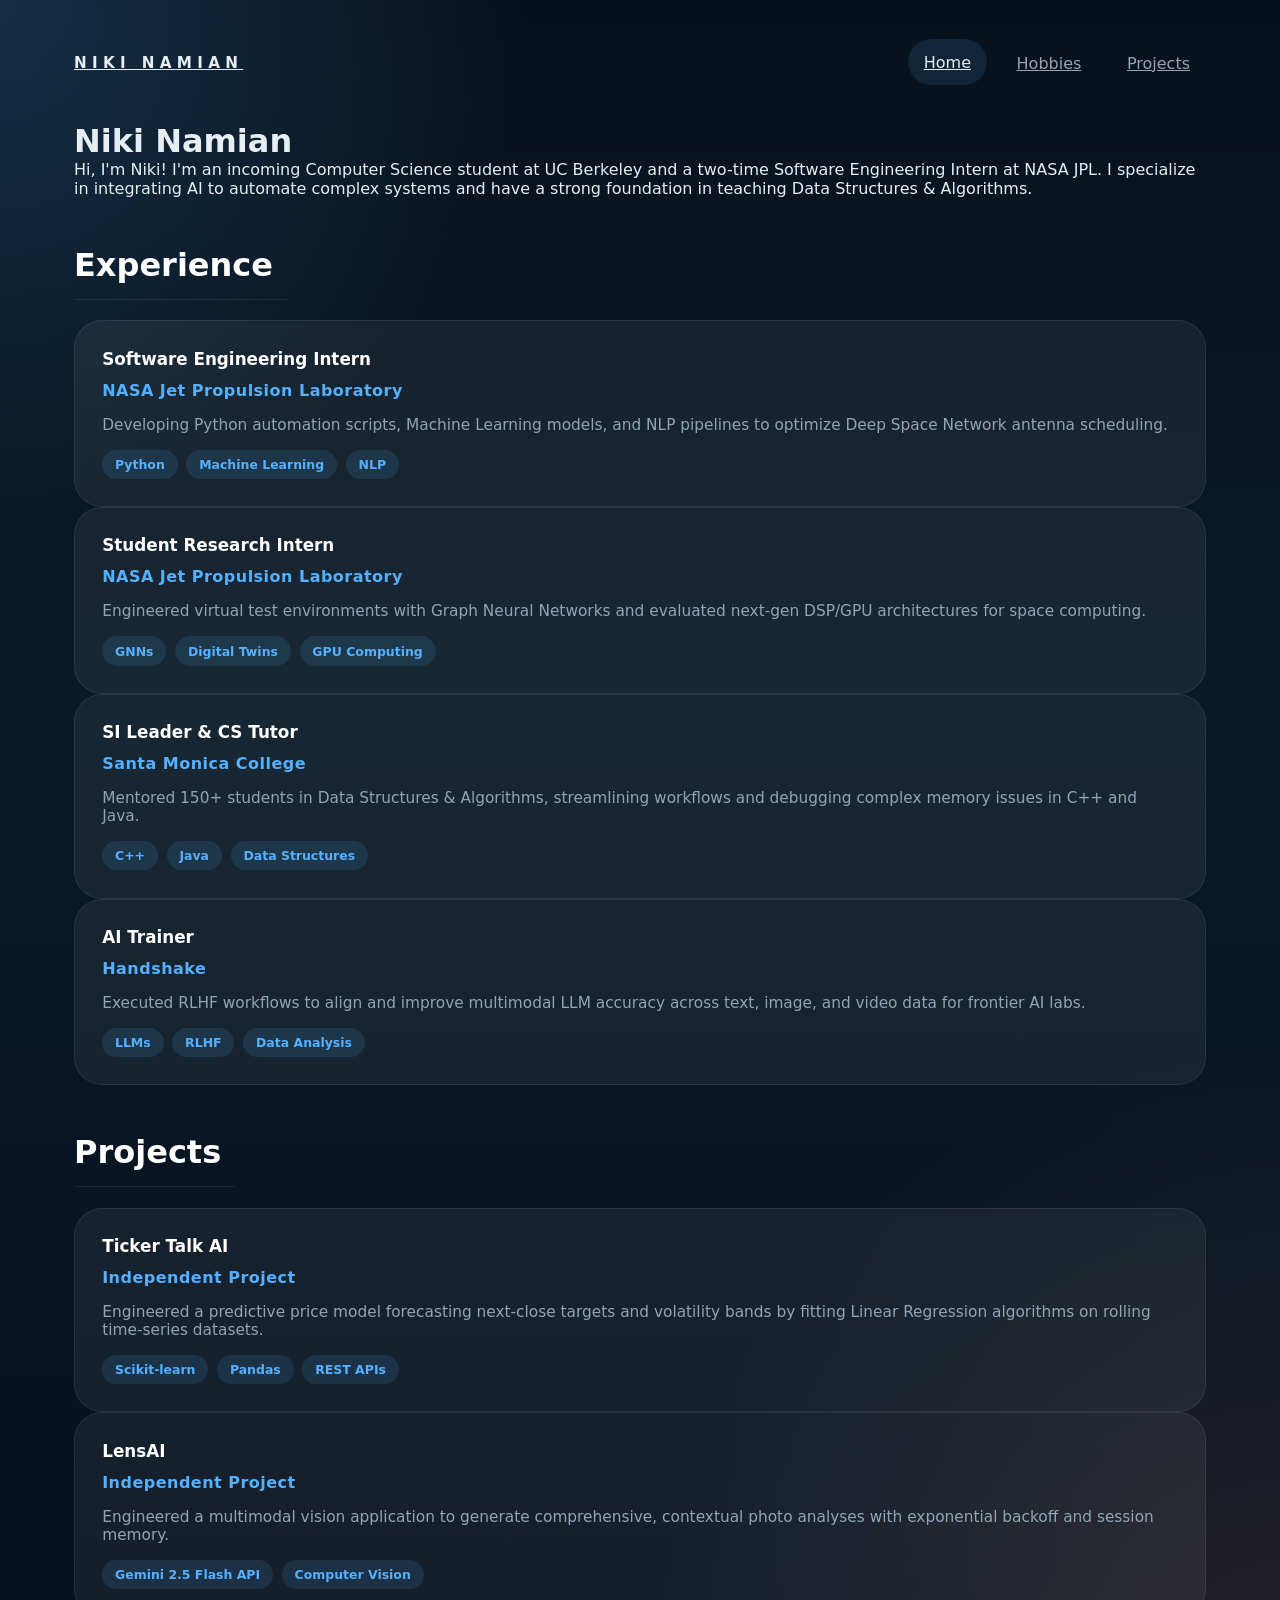
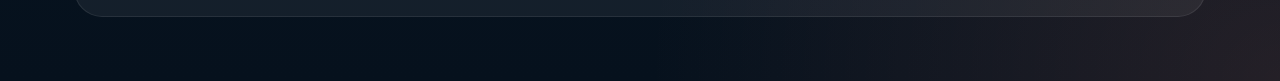
<file: index.html>
<!DOCTYPE html>
<html lang="en">
<head>
    <meta charset="UTF-8">
    <meta name="viewport" content="width=device-width, initial-scale=1.0">
    <title>Niki Namian | Software Engineer</title>
    <link rel="stylesheet" href="style.css">
</head>
<body class="page-shell page-type-home">
    <nav>
        <a class="brand" href="index.html">Niki Namian</a>
        <div class="nav-links">
            <a class="nav-link active" href="index.html">Home</a>
            <a class="nav-link" href="hobbies.html">Hobbies</a>
            <a class="nav-link" href="#projects">Projects</a>
        </div>
    </nav>

    <header>
        <h1>Niki Namian</h1>
        <p class="hero-text">
            Hi, I'm Niki! I'm an incoming Computer Science student at UC Berkeley and a two-time Software Engineering Intern at NASA JPL. I specialize in integrating AI to automate complex systems and have a strong foundation in teaching Data Structures & Algorithms.
        </p>
    </header>

    <main>
        <!-- Experience Section -->
        <h2 class="section-title">Experience</h2>
        <div class="grid-container">
            
            <div class="card">
                <h3>Software Engineering Intern</h3>
                <span class="company">NASA Jet Propulsion Laboratory</span>
                <p>Developing Python automation scripts, Machine Learning models, and NLP pipelines to optimize Deep Space Network antenna scheduling.</p>
                <div class="tags">
                    <span class="tag">Python</span>
                    <span class="tag">Machine Learning</span>
                    <span class="tag">NLP</span>
                </div>
            </div>

            <div class="card">
                <h3>Student Research Intern</h3>
                <span class="company">NASA Jet Propulsion Laboratory</span>
                <p>Engineered virtual test environments with Graph Neural Networks and evaluated next-gen DSP/GPU architectures for space computing.</p>
                <div class="tags">
                    <span class="tag">GNNs</span>
                    <span class="tag">Digital Twins</span>
                    <span class="tag">GPU Computing</span>
                </div>
            </div>

            <div class="card">
                <h3>SI Leader & CS Tutor</h3>
                <span class="company">Santa Monica College</span>
                <p>Mentored 150+ students in Data Structures & Algorithms, streamlining workflows and debugging complex memory issues in C++ and Java.</p>
                <div class="tags">
                    <span class="tag">C++</span>
                    <span class="tag">Java</span>
                    <span class="tag">Data Structures</span>
                </div>
            </div>

            <div class="card">
                <h3>AI Trainer</h3>
                <span class="company">Handshake</span>
                <p>Executed RLHF workflows to align and improve multimodal LLM accuracy across text, image, and video data for frontier AI labs.</p>
                <div class="tags">
                    <span class="tag">LLMs</span>
                    <span class="tag">RLHF</span>
                    <span class="tag">Data Analysis</span>
                </div>
            </div>
        </div>

        <!-- Projects Section -->
        <h2 class="section-title">Projects</h2>
        <div class="grid-container">
            
            <div class="card">
                <h3>Ticker Talk AI</h3>
                <span class="company">Independent Project</span>
                <p>Engineered a predictive price model forecasting next-close targets and volatility bands by fitting Linear Regression algorithms on rolling time-series datasets.</p>
                <div class="tags">
                    <span class="tag">Scikit-learn</span>
                    <span class="tag">Pandas</span>
                    <span class="tag">REST APIs</span>
                </div>
            </div>

            <div class="card">
                <h3>LensAI</h3>
                <span class="company">Independent Project</span>
                <p>Engineered a multimodal vision application to generate comprehensive, contextual photo analyses with exponential backoff and session memory.</p>
                <div class="tags">
                    <span class="tag">Gemini 2.5 Flash API</span>
                    <span class="tag">Computer Vision</span>
                </div>
            </div>

        </div>
    </main>

</body>
</html>
</file>
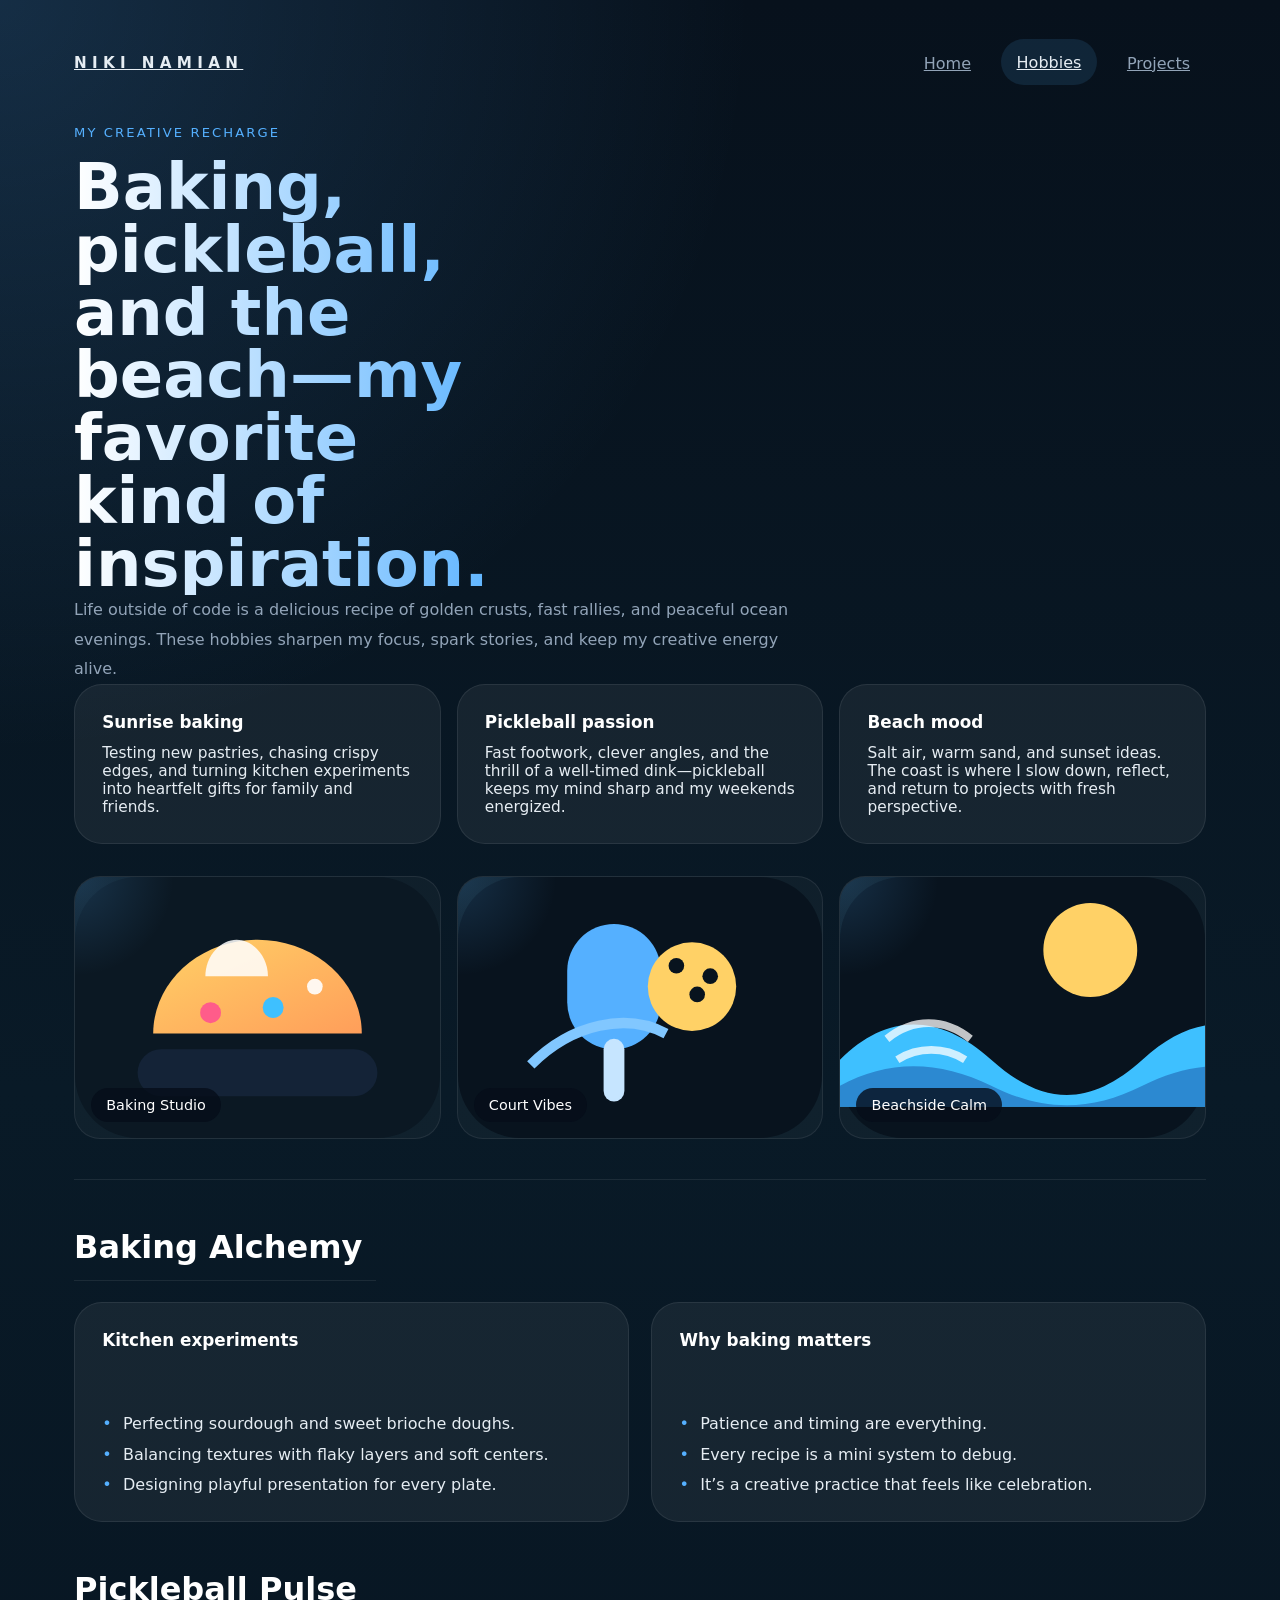
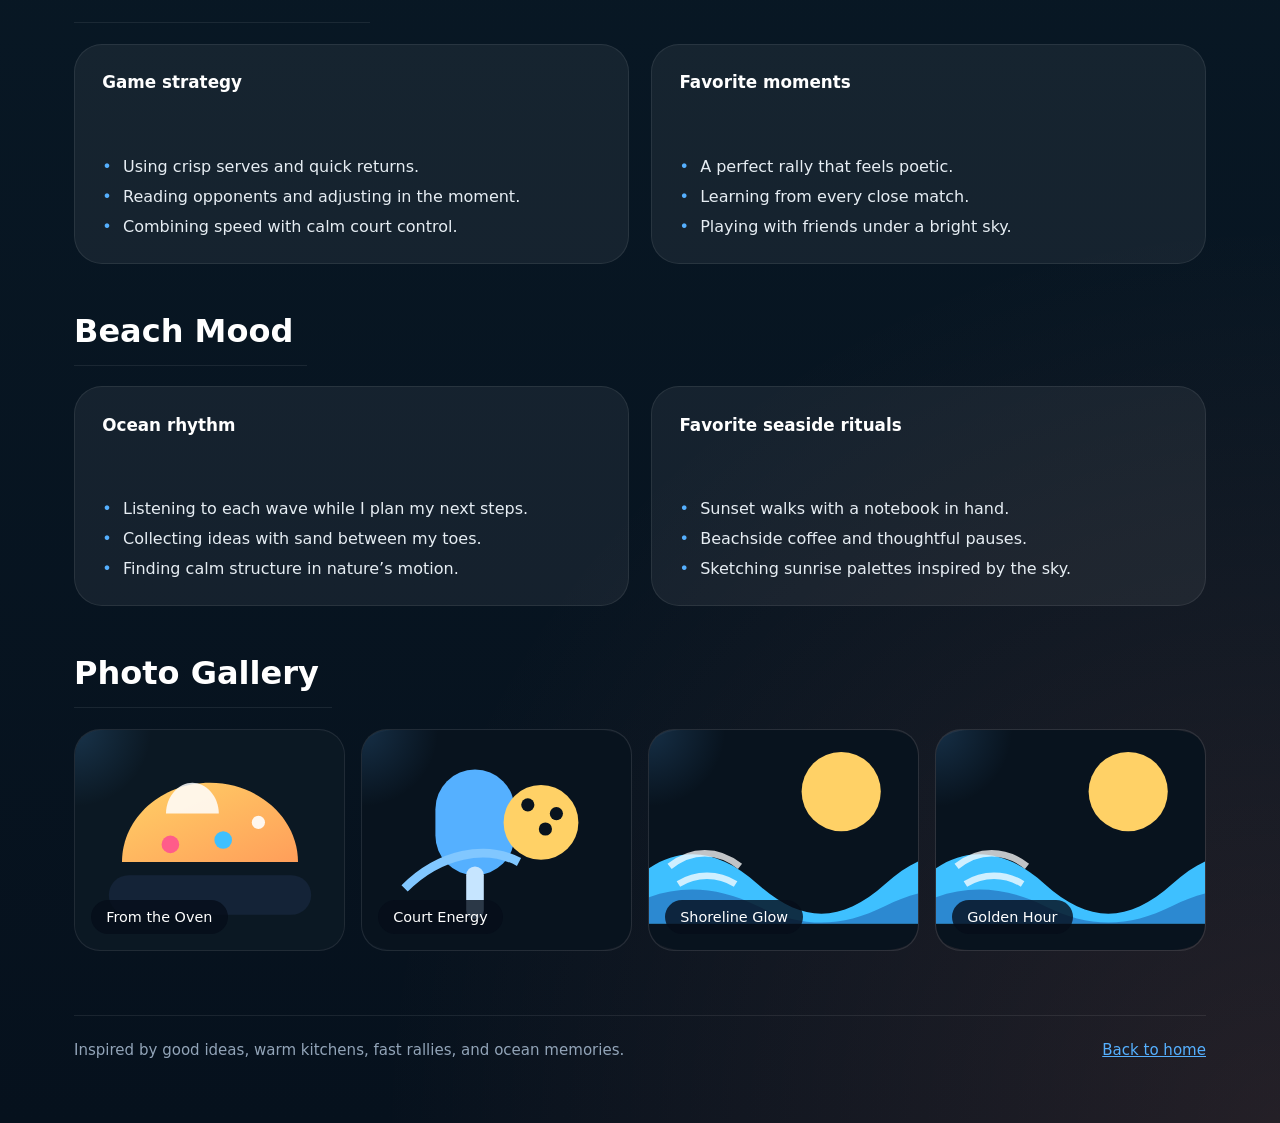
<file: hobbies.html>
<!DOCTYPE html>
<html lang="en">
<head>
    <meta charset="UTF-8">
    <meta name="viewport" content="width=device-width, initial-scale=1.0">
    <title>Niki Namian | Hobbies</title>
    <link rel="stylesheet" href="style.css">
</head>
<body class="page-shell page-type-hobbies">
    <nav>
        <a class="brand" href="index.html">Niki Namian</a>
        <div class="nav-links">
            <a class="nav-link" href="index.html">Home</a>
            <a class="nav-link active" href="hobbies.html">Hobbies</a>
            <a class="nav-link" href="index.html#projects">Projects</a>
        </div>
    </nav>

    <header class="hero">
        <div>
            <p class="eyebrow">My creative recharge</p>
            <h1 class="hero-headline">Baking, pickleball, and the beach—my favorite kind of inspiration.</h1>
            <p class="hero-subtitle">
                Life outside of code is a delicious recipe of golden crusts, fast rallies, and peaceful ocean evenings. These hobbies sharpen my focus, spark stories, and keep my creative energy alive.
            </p>
            <div class="hero-badges">
                <div class="badge">
                    <h3>Sunrise baking</h3>
                    <p>Testing new pastries, chasing crispy edges, and turning kitchen experiments into heartfelt gifts for family and friends.</p>
                </div>
                <div class="badge">
                    <h3>Pickleball passion</h3>
                    <p>Fast footwork, clever angles, and the thrill of a well-timed dink—pickleball keeps my mind sharp and my weekends energized.</p>
                </div>
                <div class="badge">
                    <h3>Beach mood</h3>
                    <p>Salt air, warm sand, and sunset ideas. The coast is where I slow down, reflect, and return to projects with fresh perspective.</p>
                </div>
            </div>
        </div>
        <div class="hero-preview">
            <div class="photo-card">
                <img src="images/baking.svg" alt="Baking illustration">
                <span class="label">Baking Studio</span>
            </div>
            <div class="photo-card">
                <img src="images/pickleball.svg" alt="Pickleball illustration">
                <span class="label">Court Vibes</span>
            </div>
            <div class="photo-card">
                <img src="images/beach.svg" alt="Beach illustration">
                <span class="label">Beachside Calm</span>
            </div>
        </div>
    </header>

    <main>
        <section>
            <h2 class="section-title">Baking Alchemy</h2>
            <div class="grid">
                <div class="card gallery-card">
                    <h3>Kitchen experiments</h3>
                    <ul>
                        <li>Perfecting sourdough and sweet brioche doughs.</li>
                        <li>Balancing textures with flaky layers and soft centers.</li>
                        <li>Designing playful presentation for every plate.</li>
                    </ul>
                </div>
                <div class="card gallery-card">
                    <h3>Why baking matters</h3>
                    <ul>
                        <li>Patience and timing are everything.</li>
                        <li>Every recipe is a mini system to debug.</li>
                        <li>It’s a creative practice that feels like celebration.</li>
                    </ul>
                </div>
            </div>
        </section>

        <section>
            <h2 class="section-title">Pickleball Pulse</h2>
            <div class="grid">
                <div class="card gallery-card">
                    <h3>Game strategy</h3>
                    <ul>
                        <li>Using crisp serves and quick returns.</li>
                        <li>Reading opponents and adjusting in the moment.</li>
                        <li>Combining speed with calm court control.</li>
                    </ul>
                </div>
                <div class="card gallery-card">
                    <h3>Favorite moments</h3>
                    <ul>
                        <li>A perfect rally that feels poetic.</li>
                        <li>Learning from every close match.</li>
                        <li>Playing with friends under a bright sky.</li>
                    </ul>
                </div>
            </div>
        </section>

        <section>
            <h2 class="section-title">Beach Mood</h2>
            <div class="grid">
                <div class="card gallery-card">
                    <h3>Ocean rhythm</h3>
                    <ul>
                        <li>Listening to each wave while I plan my next steps.</li>
                        <li>Collecting ideas with sand between my toes.</li>
                        <li>Finding calm structure in nature’s motion.</li>
                    </ul>
                </div>
                <div class="card gallery-card">
                    <h3>Favorite seaside rituals</h3>
                    <ul>
                        <li>Sunset walks with a notebook in hand.</li>
                        <li>Beachside coffee and thoughtful pauses.</li>
                        <li>Sketching sunrise palettes inspired by the sky.</li>
                    </ul>
                </div>
            </div>
        </section>

        <section>
            <h2 class="section-title">Photo Gallery</h2>
            <div class="photo-grid">
                <div class="photo-card">
                    <img src="images/baking.svg" alt="Bakery photo placeholder">
                    <span class="label">From the Oven</span>
                </div>
                <div class="photo-card">
                    <img src="images/pickleball.svg" alt="Pickleball photo placeholder">
                    <span class="label">Court Energy</span>
                </div>
                <div class="photo-card">
                    <img src="images/beach.svg" alt="Beach photo placeholder">
                    <span class="label">Shoreline Glow</span>
                </div>
                <div class="photo-card">
                    <img src="images/beach.svg" alt="Sunset photo placeholder">
                    <span class="label">Golden Hour</span>
                </div>
            </div>
        </section>
    </main>

    <footer class="footer">
        <span>Inspired by good ideas, warm kitchens, fast rallies, and ocean memories.</span>
        <a href="index.html">Back to home</a>
    </footer>
</body>
</html>
</file>
<file: style.css>
:root {
    --bg: #06111d;
    --surface: rgba(255, 255, 255, 0.06);
    --surface-strong: rgba(255, 255, 255, 0.1);
    --text: #e6edf3;
    --muted: #92a4b8;
    --accent: #55b0ff;
    --accent-soft: rgba(85, 176, 255, 0.16);
    --sun: #ffd166;
    --coral: #ff8a70;
}

* {
    margin: 0;
    padding: 0;
    box-sizing: border-box;
}

html {
    scroll-behavior: smooth;
}

body {
    min-height: 100vh;
    font-family: Inter, system-ui, -apple-system, BlinkMacSystemFont, "Segoe UI", sans-serif;
    color: var(--text);
    background: radial-gradient(circle at top left, rgba(85, 176, 255, 0.18), transparent 25%),
        radial-gradient(circle at bottom right, rgba(255, 138, 112, 0.12), transparent 30%),
        linear-gradient(180deg, #07111c 0%, #091a27 40%, #06111d 100%);
}

img {
    display: block;
    width: 100%;
    height: auto;
    border-radius: 22px;
}

.page-shell {
    max-width: 1180px;
    margin: 0 auto;
    padding: 2.5rem 1.5rem 4rem;
}

nav {
    display: flex;
    justify-content: space-between;
    align-items: center;
    gap: 1rem;
    margin-bottom: 2.25rem;
}

.brand {
    font-size: 0.95rem;
    letter-spacing: 0.35em;
    text-transform: uppercase;
    color: var(--text);
    font-weight: 700;
}

.nav-links {
    display: flex;
    flex-wrap: wrap;
    gap: 0.85rem;
}

.nav-link {
    padding: 0.85rem 1rem;
    border-radius: 999px;
    color: var(--muted);
    transition: transform 0.22s ease, color 0.22s ease, background 0.22s ease;
}

.nav-link:hover,
.nav-link.active {
    background: rgba(85, 176, 255, 0.12);
    color: var(--text);
    transform: translateY(-1px);
}

.hero {
    display: grid;
    gap: 2rem;
    padding-bottom: 2.5rem;
    border-bottom: 1px solid rgba(255, 255, 255, 0.08);
}

.hero-headline {
    font-size: clamp(3rem, 5vw, 4.4rem);
    line-height: 0.98;
    max-width: 10ch;
    background: linear-gradient(90deg, #ffffff, var(--accent));
    -webkit-background-clip: text;
    -webkit-text-fill-color: transparent;
}

.eyebrow {
    display: inline-flex;
    margin-bottom: 1rem;
    font-size: 0.82rem;
    letter-spacing: 0.16em;
    text-transform: uppercase;
    color: var(--accent);
}

.hero-subtitle,
.card p,
.illustration p,
.footer {
    color: var(--muted);
}

.hero-subtitle {
    max-width: 720px;
    font-size: 1rem;
    line-height: 1.85;
}

.hero-badges {
    display: grid;
    grid-template-columns: repeat(auto-fit, minmax(240px, 1fr));
    gap: 1rem;
}

.badge,
.card,
.illustration,
.gallery-card {
    background: var(--surface);
    border: 1px solid rgba(255, 255, 255, 0.08);
    border-radius: 28px;
    padding: 1.7rem;
    transition: transform 0.25s ease, box-shadow 0.25s ease, border-color 0.25s ease;
}

.badge:hover,
.card:hover,
.gallery-card:hover,
.illustration:hover {
    transform: translateY(-4px);
    border-color: rgba(85, 176, 255, 0.35);
    box-shadow: 0 22px 40px rgba(6, 17, 29, 0.26);
}

.badge h3,
.card h3,
.section-title,
.gallery-card h3 {
    color: #ffffff;
}

.badge h3,
.card h3,
.gallery-card h3 {
    font-size: 1.05rem;
    margin-bottom: 0.75rem;
}

.badge p,
.card p,
.illustration p,
.footer {
    font-size: 0.96rem;
}

.card .company,
.card .meta,
.tag,
.highlight {
    color: var(--accent);
}

.card .company,
.card .meta {
    display: inline-block;
    margin-bottom: 1rem;
    font-weight: 700;
    letter-spacing: 0.03em;
}

.tags {
    display: flex;
    flex-wrap: wrap;
    gap: 0.55rem;
    margin-top: 1rem;
}

.tag {
    font-size: 0.78rem;
    padding: 0.45rem 0.8rem;
    border-radius: 999px;
    background: rgba(85, 176, 255, 0.12);
    font-weight: 700;
}

.section-title {
    font-size: 2rem;
    border-bottom: 1px solid rgba(255, 255, 255, 0.08);
    padding-bottom: 0.9rem;
    margin: 3rem 0 1.3rem;
    display: inline-flex;
    align-items: center;
    gap: 0.85rem;
}

.section-title::after {
    content: "";
    flex: 1;
    height: 1px;
    background: rgba(255, 255, 255, 0.08);
}

.grid {
    display: grid;
    gap: 1.4rem;
    grid-template-columns: repeat(auto-fit, minmax(280px, 1fr));
}

.illustration {
    position: relative;
    overflow: hidden;
    min-height: 280px;
    display: grid;
    place-items: center;
}

.illustration::before {
    content: "";
    position: absolute;
    inset: 0;
    background: radial-gradient(circle at 20% 20%, rgba(255, 255, 255, 0.1), transparent 30%);
    pointer-events: none;
}

.illustration-content {
    position: relative;
    z-index: 1;
}

.illustration strong {
    display: block;
    font-size: 1.95rem;
    margin-bottom: 1rem;
}

.illustration p {
    max-width: 34rem;
    line-height: 1.9;
}

.photo-grid {
    display: grid;
    gap: 1rem;
    grid-template-columns: repeat(auto-fit, minmax(220px, 1fr));
}

.photo-card {
    position: relative;
    overflow: hidden;
    border-radius: 26px;
    border: 1px solid rgba(255, 255, 255, 0.08);
    background: rgba(255, 255, 255, 0.03);
}

.photo-card::after {
    content: "";
    position: absolute;
    inset: 0;
    background: radial-gradient(circle at top left, rgba(85, 176, 255, 0.18), transparent 22%);
    pointer-events: none;
}

.photo-card img {
    border-radius: 26px;
    min-height: 220px;
    object-fit: cover;
}

.photo-card .label {
    position: absolute;
    left: 1rem;
    bottom: 1rem;
    padding: 0.55rem 0.95rem;
    border-radius: 999px;
    background: rgba(5, 13, 26, 0.8);
    color: #ffffff;
    font-size: 0.9rem;
    z-index: 1;
}

.footer {
    margin-top: 4rem;
    display: flex;
    justify-content: space-between;
    align-items: center;
    gap: 1rem;
    flex-wrap: wrap;
    border-top: 1px solid rgba(255, 255, 255, 0.08);
    padding-top: 1.6rem;
    font-size: 0.94rem;
}

.footer a {
    color: var(--accent);
}

.highlight {
    color: var(--sun);
    font-weight: 700;
}

.hero-preview {
    display: grid;
    gap: 1rem;
    grid-template-columns: repeat(3, minmax(0, 1fr));
}

.hero-preview .photo-card {
    min-height: 180px;
}

.gallery-card {
    display: flex;
    flex-direction: column;
    justify-content: space-between;
    min-height: 220px;
}

.gallery-card h3 {
    margin-bottom: 0.8rem;
}

.gallery-card ul {
    list-style: none;
    display: grid;
    gap: 0.7rem;
}

.gallery-card li {
    position: relative;
    padding-left: 1.3rem;
}

.gallery-card li::before {
    content: "•";
    position: absolute;
    left: 0;
    color: var(--accent);
}

@media (max-width: 860px) {
    .hero {
        padding-bottom: 2rem;
    }
    .hero-preview {
        grid-template-columns: 1fr;
    }
}

@media (max-width: 680px) {
    .nav {
        flex-direction: column;
        align-items: flex-start;
    }
    .hero {
        gap: 1.5rem;
    }
    .hero-headline {
        font-size: 2.8rem;
    }
}
</file>
